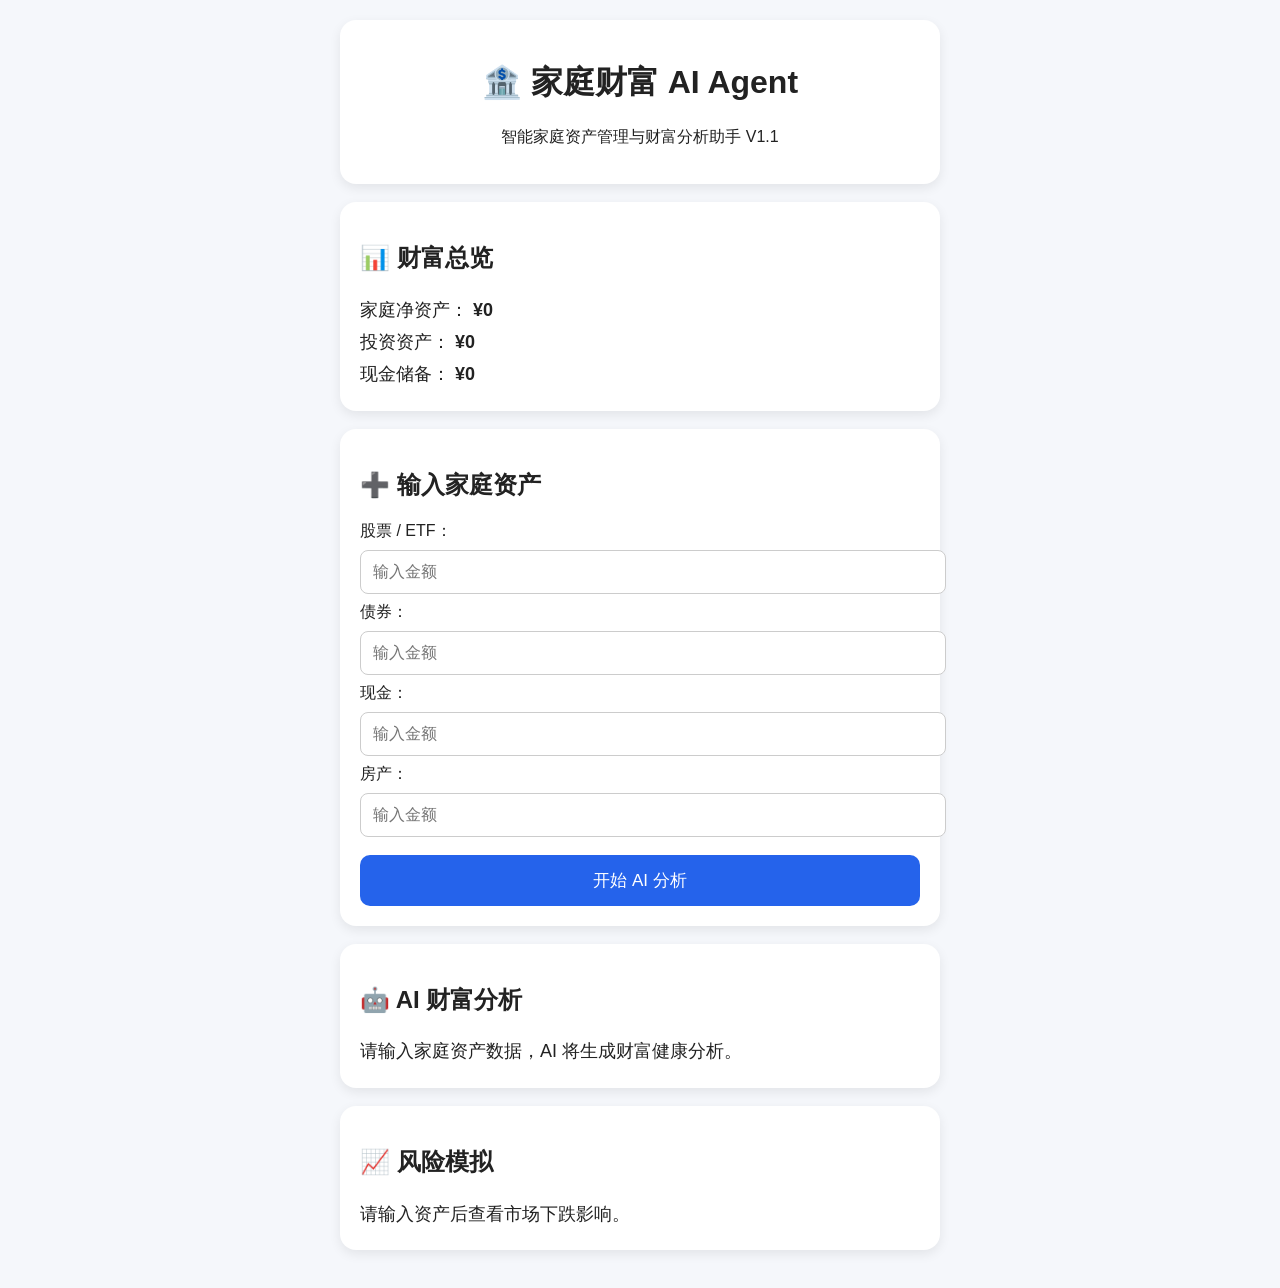
<file: index 2.html>
<!DOCTYPE html>

<html lang="zh-CN">

<head>

<meta charset="UTF-8">

<meta name="viewport" content="width=device-width, initial-scale=1.0">

<title>家庭财富 AI Agent V1.1</title>

<style>

body{

    font-family:-apple-system,BlinkMacSystemFont,"Segoe UI",Arial;

    background:#f5f7fb;

    margin:0;

    padding:20px;

    color:#222;

}

.container{

    max-width:600px;

    margin:auto;

}

.card{

    background:white;

    border-radius:16px;

    padding:20px;

    margin-bottom:18px;

    box-shadow:0 4px 12px rgba(0,0,0,0.08);

}

h1{

    text-align:center;

}

input{

    width:100%;

    padding:12px;

    margin:8px 0;

    border-radius:8px;

    border:1px solid #ccc;

    font-size:16px;

}

button{

    width:100%;

    padding:14px;

    border:none;

    border-radius:10px;

    background:#2563eb;

    color:white;

    font-size:17px;

    margin-top:10px;

}

.result{

    font-size:18px;

    line-height:1.8;

}

</style>

</head>

<body>

<div class="container">

<div class="card">

<h1>🏦 家庭财富 AI Agent</h1>

<p style="text-align:center">

智能家庭资产管理与财富分析助手 V1.1

</p>

</div>

<div class="card">

<h2>📊 财富总览</h2>

<div class="result">

家庭净资产：

<b id="total">¥0</b>

<br>

投资资产：

<b id="invest">¥0</b>

<br>

现金储备：

<b id="cashShow">¥0</b>

</div>

</div>

<div class="card">

<h2>➕ 输入家庭资产</h2>

股票 / ETF：

<input id="stock" type="number" placeholder="输入金额">

债券：

<input id="bond" type="number" placeholder="输入金额">

现金：

<input id="cash" type="number" placeholder="输入金额">

房产：

<input id="house" type="number" placeholder="输入金额">

<button onclick="analyze()">

开始 AI 分析

</button>

</div>

<div class="card">

<h2>🤖 AI 财富分析</h2>

<div class="result" id="report">

请输入家庭资产数据，AI 将生成财富健康分析。

</div>

</div>

<div class="card">

<h2>📈 风险模拟</h2>

<div class="result" id="risk">

请输入资产后查看市场下跌影响。

</div>

</div>

</div>

<script>

function money(x){

return "¥" + x.toLocaleString();

}

function analyze(){

let stock =

Number(document.getElementById("stock").value)||0;

let bond =

Number(document.getElementById("bond").value)||0;

let cash =

Number(document.getElementById("cash").value)||0;

let house =

Number(document.getElementById("house").value)||0;

let invest = stock + bond;

let total = invest + cash + house;

document.getElementById("total").innerHTML =

money(total);

document.getElementById("invest").innerHTML =

money(invest);

document.getElementById("cashShow").innerHTML =

money(cash);

let score=70;

if(cash/total>0.1){

score+=10;

}

if(invest/total<0.7){

score+=10;

}

document.getElementById("report").innerHTML=

`

财富健康评分：

<b>${score}/100</b>

<br><br>

资产结构：

<br>

股票/ETF：

${money(stock)}

<br>

债券：

${money(bond)}

<br>

现金：

${money(cash)}

<br>

房产：

${money(house)}

<br><br>

建议：

<br>

${

invest/total>0.8

?

"投资资产比例较高，需要关注市场波动风险。"

:

"资产配置相对均衡。"

}

<br>

${

cash/total<0.1

?

"现金储备偏低，建议保持应急资金。"

:

"现金流安全性较好。"

}

`;

let loss10 = invest*0.1;

let loss20 = invest*0.2;

let loss30 = invest*0.3;

document.getElementById("risk").innerHTML=

`

如果投资市场：

<br>

下跌10%：

可能减少 ${money(loss10)}

<br>

下跌20%：

可能减少 ${money(loss20)}

<br>

下跌30%：

可能减少 ${money(loss30)}

<br><br>

建议：

根据风险承受能力调整股票比例。

`;

}

</script>

</body>

</html>
</file>
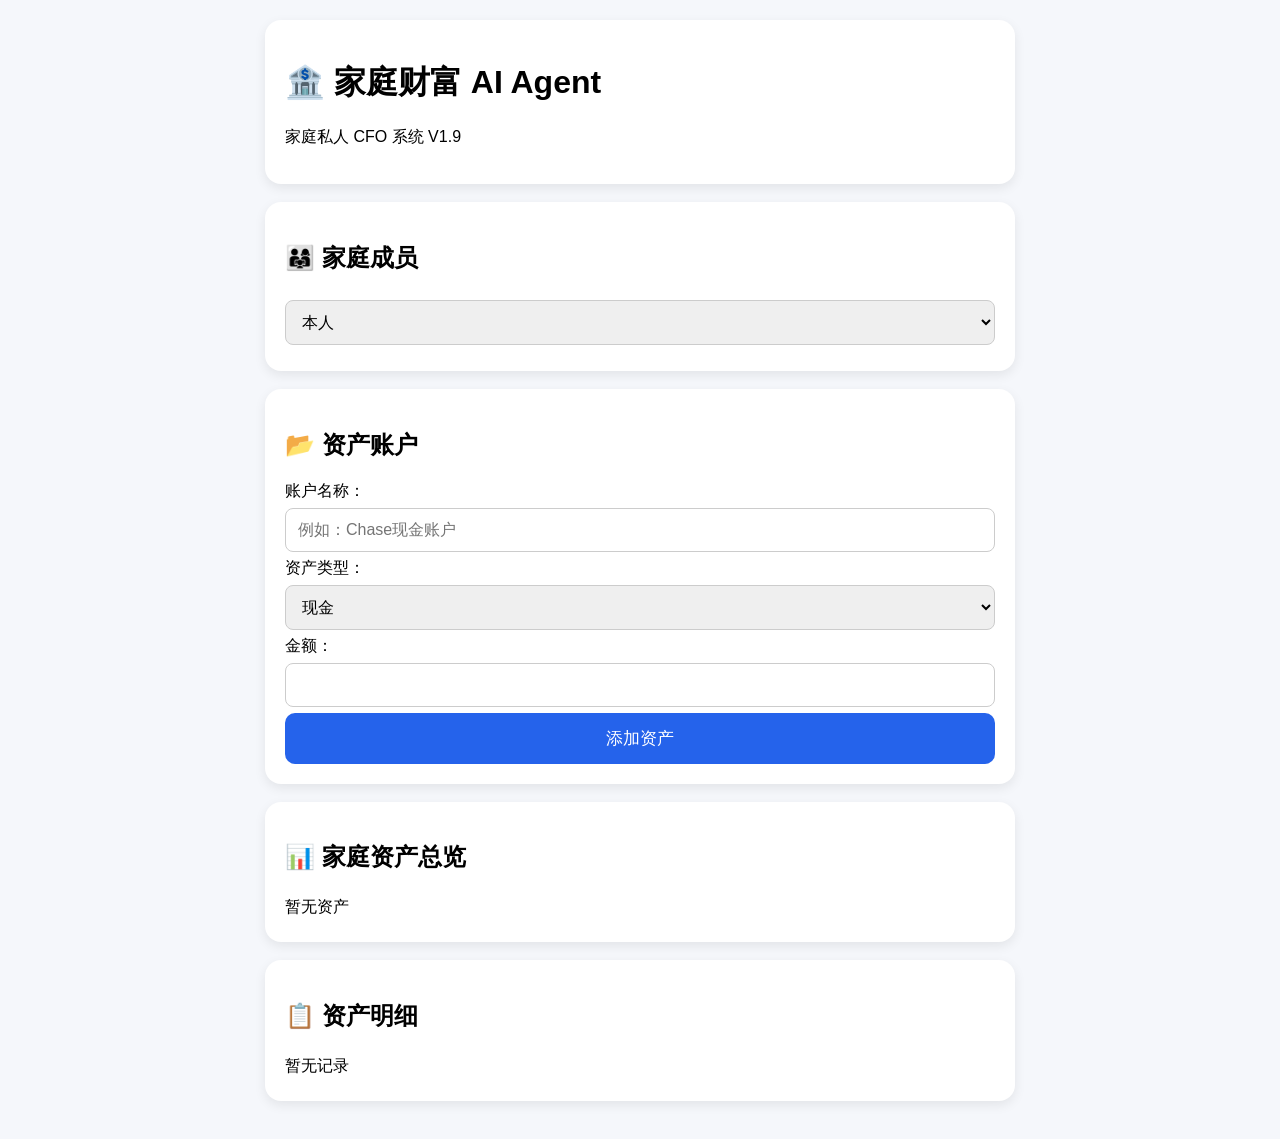
<file: index10.html>
<!DOCTYPE html>

<html lang="zh-CN">

<head>

<meta charset="UTF-8">

<meta name="viewport" content="width=device-width,initial-scale=1.0">

<title>家庭财富 AI Agent V1.9</title>

<style>

body{

font-family:-apple-system,BlinkMacSystemFont,"Segoe UI",Arial;

background:#f5f7fb;

padding:20px;

margin:0;

}

.container{

max-width:750px;

margin:auto;

}

.card{

background:white;

padding:20px;

margin-bottom:18px;

border-radius:16px;

box-shadow:0 4px 12px rgba(0,0,0,.08);

}

input,select{

width:100%;

padding:12px;

margin:6px 0;

box-sizing:border-box;

border-radius:8px;

border:1px solid #ccc;

font-size:16px;

}

button{

width:100%;

padding:14px;

background:#2563eb;

color:white;

border:0;

border-radius:10px;

font-size:17px;

}

.result{

line-height:1.8;

}

</style>

</head>

<body>

<div class="container">

<div class="card">

<h1>🏦 家庭财富 AI Agent</h1>

<p>

家庭私人 CFO 系统 V1.9

</p>

</div>

<div class="card">

<h2>👨‍👩‍👧 家庭成员</h2>

<select id="member">

<option>本人</option>

<option>配偶</option>

<option>子女</option>

</select>

</div>

<div class="card">

<h2>📂 资产账户</h2>

账户名称：

<input id="account" placeholder="例如：Chase现金账户">

资产类型：

<select id="type">

<option>现金</option>

<option>美股ETF</option>

<option>中国基金</option>

<option>债券</option>

<option>房产</option>

</select>

金额：

<input id="amount" type="number">

<button onclick="addAsset()">

添加资产

</button>

</div>
<div class="card">

<h2>📊 家庭资产总览</h2>

<div id="summary" class="result">

暂无资产

</div>

</div>

<div class="card">

<h2>📋 资产明细</h2>

<div id="list" class="result">

暂无记录

</div>

</div>

<script>

let assets=[];

function money(x){

return "¥" + Math.round(x).toLocaleString();

}

// 添加资产

function addAsset(){

let member =

document.getElementById("member").value;

let account =

document.getElementById("account").value;

let type =

document.getElementById("type").value;

let amount =

Number(document.getElementById("amount").value)||0;

if(!account || amount<=0){

alert("请输入账户名称和金额");

return;

}

assets.push({

member,

account,

type,

amount

});

saveData();

showAssets();

}

// 显示资产

function showAssets(){

let total=0;

let html="";

let category={

"现金":0,

"美股ETF":0,

"中国基金":0,

"债券":0,

"房产":0

};

assets.forEach(a=>{

total+=a.amount;

category[a.type]+=a.amount;

html+=`

<br>

👤 ${a.member}

<br>

📂 ${a.account}

<br>

类型：

${a.type}

<br>

金额：

${money(a.amount)}

<br>

----------------

`;

});

document.getElementById("list").innerHTML =

html || "暂无记录";

document.getElementById("summary").innerHTML=

`

<b>家庭净资产：</b>

${money(total)}

<br><br>

现金：

${money(category["现金"])}

<br>

美股ETF：

${money(category["美股ETF"])}

<br>

中国基金：

${money(category["中国基金"])}

<br>

债券：

${money(category["债券"])}

<br>

房产：

${money(category["房产"])}

<br><br>

投资资产：

${money(

category["美股ETF"]+

category["中国基金"]+

category["债券"]

)}

`;

}

// 保存到浏览器

function saveData(){

localStorage.setItem(

"wealthAI_V19",

JSON.stringify(assets)

);

}
  <div class="card">

<h2>🤖 AI 家庭 CFO 分析</h2>

<button onclick="analyzeWealth()">

生成财富建议

</button>

<div id="aiReport" class="result">

等待分析

</div>

</div>

<script>

function analyzeWealth(){

let total=0;

let stock=0;

let safe=0;

let house=0;

let cash=0;

assets.forEach(a=>{

total+=a.amount;

if(

a.type=="美股ETF" ||

a.type=="中国基金"

){

stock+=a.amount;

}

if(

a.type=="债券" ||

a.type=="现金"

){

safe+=a.amount;

}

if(a.type=="现金"){

cash+=a.amount;

}

if(a.type=="房产"){

house+=a.amount;

}

});

let stockRate =

total>0 ? stock/total*100 : 0;

let safeRate =

total>0 ? safe/total*100 : 0;

let score=70;

if(cash/total>0.1){

score+=10;

}

if(stockRate<70){

score+=10;

}

if(safeRate>20){

score+=10;

}

if(score>100){

score=100;

}

let advice="";

if(stockRate>70){

advice+=

"股票类资产比例较高，建议增加防御型资产；";

}

else{

advice+=

"投资风险结构较合理；";

}

if(cash/total<0.1){

advice+=

"现金储备不足，建议建立应急资金池；";

}

else{

advice+=

"现金流动性良好；";

}

if(house/total>70){

advice+=

"房地产占比偏高，需要关注资产流动性；";

}

document.getElementById("aiReport").innerHTML=

`

<h3>

家庭财富健康评分：

${score}/100

</h3>

<br>

家庭净资产：

${money(total)}

<br><br>

资产结构：

<br>

股票/基金：

${stockRate.toFixed(1)}%

<br>

安全资产：

${safeRate.toFixed(1)}%

<br>

房产：

${(house/total*100||0).toFixed(1)}%

<br><br>

<b>家庭CFO建议：</b>

<br>

${advice}

<br><br>

下一步建议：

<br>

1. 保持资产记录更新

<br>

2. 定期检查资产配置

<br>

3. 根据年龄调整风险水平

`;

}

// 页面打开恢复数据

window.onload=function(){

let saved =

localStorage.getItem("wealthAI_V19");

if(saved){

assets =

JSON.parse(saved);

showAssets();

}

}

</script>

</body>

</html>
</file>
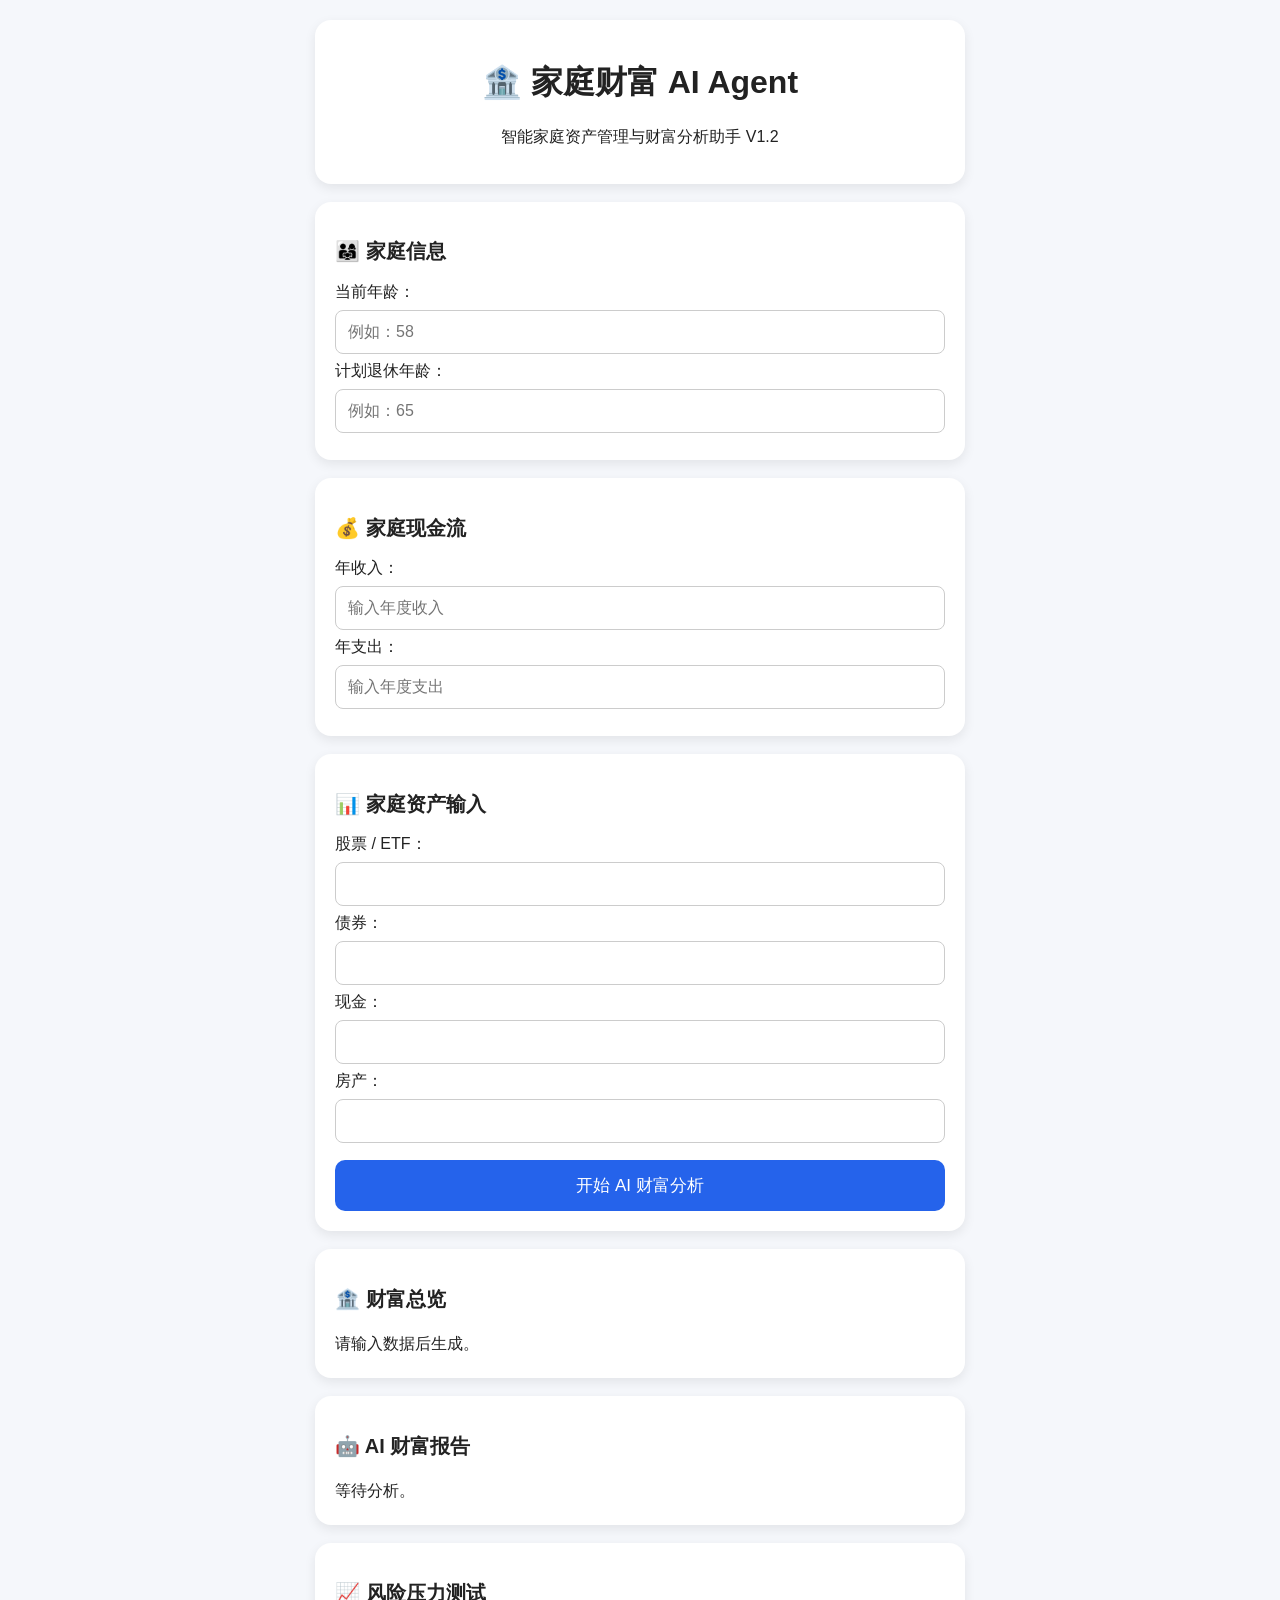
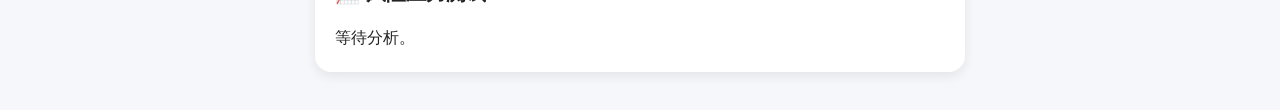
<file: index3.html>
<!DOCTYPE html>

<html lang="zh-CN">

<head>

<meta charset="UTF-8">

<meta name="viewport" content="width=device-width, initial-scale=1.0">

<title>家庭财富 AI Agent V1.2</title>

<style>

body{

font-family:-apple-system,BlinkMacSystemFont,"Segoe UI",Arial;

background:#f5f7fb;

padding:20px;

margin:0;

color:#222;

}

.container{

max-width:650px;

margin:auto;

}

.card{

background:white;

padding:20px;

margin-bottom:18px;

border-radius:16px;

box-shadow:0 4px 12px rgba(0,0,0,.08);

}

h1{

text-align:center;

}

h2{

font-size:20px;

}

input{

width:100%;

box-sizing:border-box;

padding:12px;

margin:7px 0;

border-radius:8px;

border:1px solid #ccc;

font-size:16px;

}

button{

width:100%;

padding:14px;

background:#2563eb;

color:white;

border:0;

border-radius:10px;

font-size:17px;

margin-top:10px;

}

.result{

line-height:1.8;

font-size:16px;

}

.score{

font-size:28px;

font-weight:bold;

}

</style>

</head>

<body>

<div class="container">

<div class="card">

<h1>🏦 家庭财富 AI Agent</h1>

<p style="text-align:center">

智能家庭资产管理与财富分析助手 V1.2

</p>

</div>

<div class="card">

<h2>👨‍👩‍👧 家庭信息</h2>

当前年龄：

<input id="age" type="number" placeholder="例如：58">

计划退休年龄：

<input id="retireAge" type="number" placeholder="例如：65">

</div>

<div class="card">

<h2>💰 家庭现金流</h2>

年收入：

<input id="income" type="number" placeholder="输入年度收入">

年支出：

<input id="expense" type="number" placeholder="输入年度支出">

</div>

<div class="card">

<h2>📊 家庭资产输入</h2>

股票 / ETF：

<input id="stock" type="number">

债券：

<input id="bond" type="number">

现金：

<input id="cash" type="number">

房产：

<input id="house" type="number">

<button onclick="analyze()">

开始 AI 财富分析

</button>

</div>

<div class="card">

<h2>🏦 财富总览</h2>

<div class="result" id="overview">

请输入数据后生成。

</div>

</div>

<div class="card">

<h2>🤖 AI 财富报告</h2>

<div class="result" id="report">

等待分析。

</div>

</div>

<div class="card">

<h2>📈 风险压力测试</h2>

<div class="result" id="risk">

等待分析。

</div>
<script>

function money(x){

    return "¥" + Math.round(x).toLocaleString();

}

function analyze(){

let age =

Number(document.getElementById("age").value)||0;

let retireAge =

Number(document.getElementById("retireAge").value)||65;

let income =

Number(document.getElementById("income").value)||0;

let expense =

Number(document.getElementById("expense").value)||0;

let stock =

Number(document.getElementById("stock").value)||0;

let bond =

Number(document.getElementById("bond").value)||0;

let cash =

Number(document.getElementById("cash").value)||0;

let house =

Number(document.getElementById("house").value)||0;

let invest = stock + bond;

let total = invest + cash + house;

let saving = income - expense;

let savingRate = 0;

if(income>0){

    savingRate = saving/income*100;

}

document.getElementById("overview").innerHTML=

`

家庭净资产：

<b>${money(total)}</b>

<br><br>

投资资产：

${money(invest)}

<br>

现金储备：

${money(cash)}

<br>

房产：

${money(house)}

<br><br>

年度储蓄：

${money(saving)}

<br>

储蓄率：

${savingRate.toFixed(1)}%

`;

// 财富评分

let score=70;

if(cash/total>0.1){

score+=10;

}

if(invest/total<0.8){

score+=10;

}

if(savingRate>20){

score+=10;

}

if(score>100){

score=100;

}

document.getElementById("report").innerHTML=

`

<div class="score">

${score}/100

</div>

<br>

<b>财富健康分析：</b>

<br><br>

${

savingRate>20

?

"现金流健康，年度储蓄能力较强。"

:

"储蓄率偏低，需要关注收入与支出的平衡。"

}

<br><br>

${

cash/total<0.1

?

"现金比例较低，建议增加应急资金。"

:

"现金储备较合理。"

}

<br><br>

${

stock/invest>0.7

?

"股票资产占比较高，需要关注市场波动。"

:

"投资结构相对稳定。"

}

`;

// 退休预测

let years =

retireAge-age;

if(years<0){

years=0;

}

let futureAssets =

total * Math.pow(1.05,years);

let retirementYears=0;

if(expense>0){

retirementYears =

futureAssets / expense;

}

document.getElementById("report").innerHTML +=

`

<br><br>

<b>退休规划：</b>

<br>

距离退休：

${years} 年

<br>

按5%年化增长估算：

退休资产约：

${money(futureAssets)}

<br>

按照当前支出：

约可支持：

${retirementYears.toFixed(1)} 年

`;

// 风险测试

let loss10 = invest*0.1;

let loss20 = invest*0.2;

let loss30 = invest*0.3;

document.getElementById("risk").innerHTML=

`

市场下跌模拟：

<br><br>

下跌10%：

损失约 ${money(loss10)}

<br>

下跌20%：

损失约 ${money(loss20)}

<br>

下跌30%：

损失约 ${money(loss30)}

<br><br>

建议：

根据风险承受能力调整股票比例。

`;

}

</script>

</body>

</html>
</div>
</file>
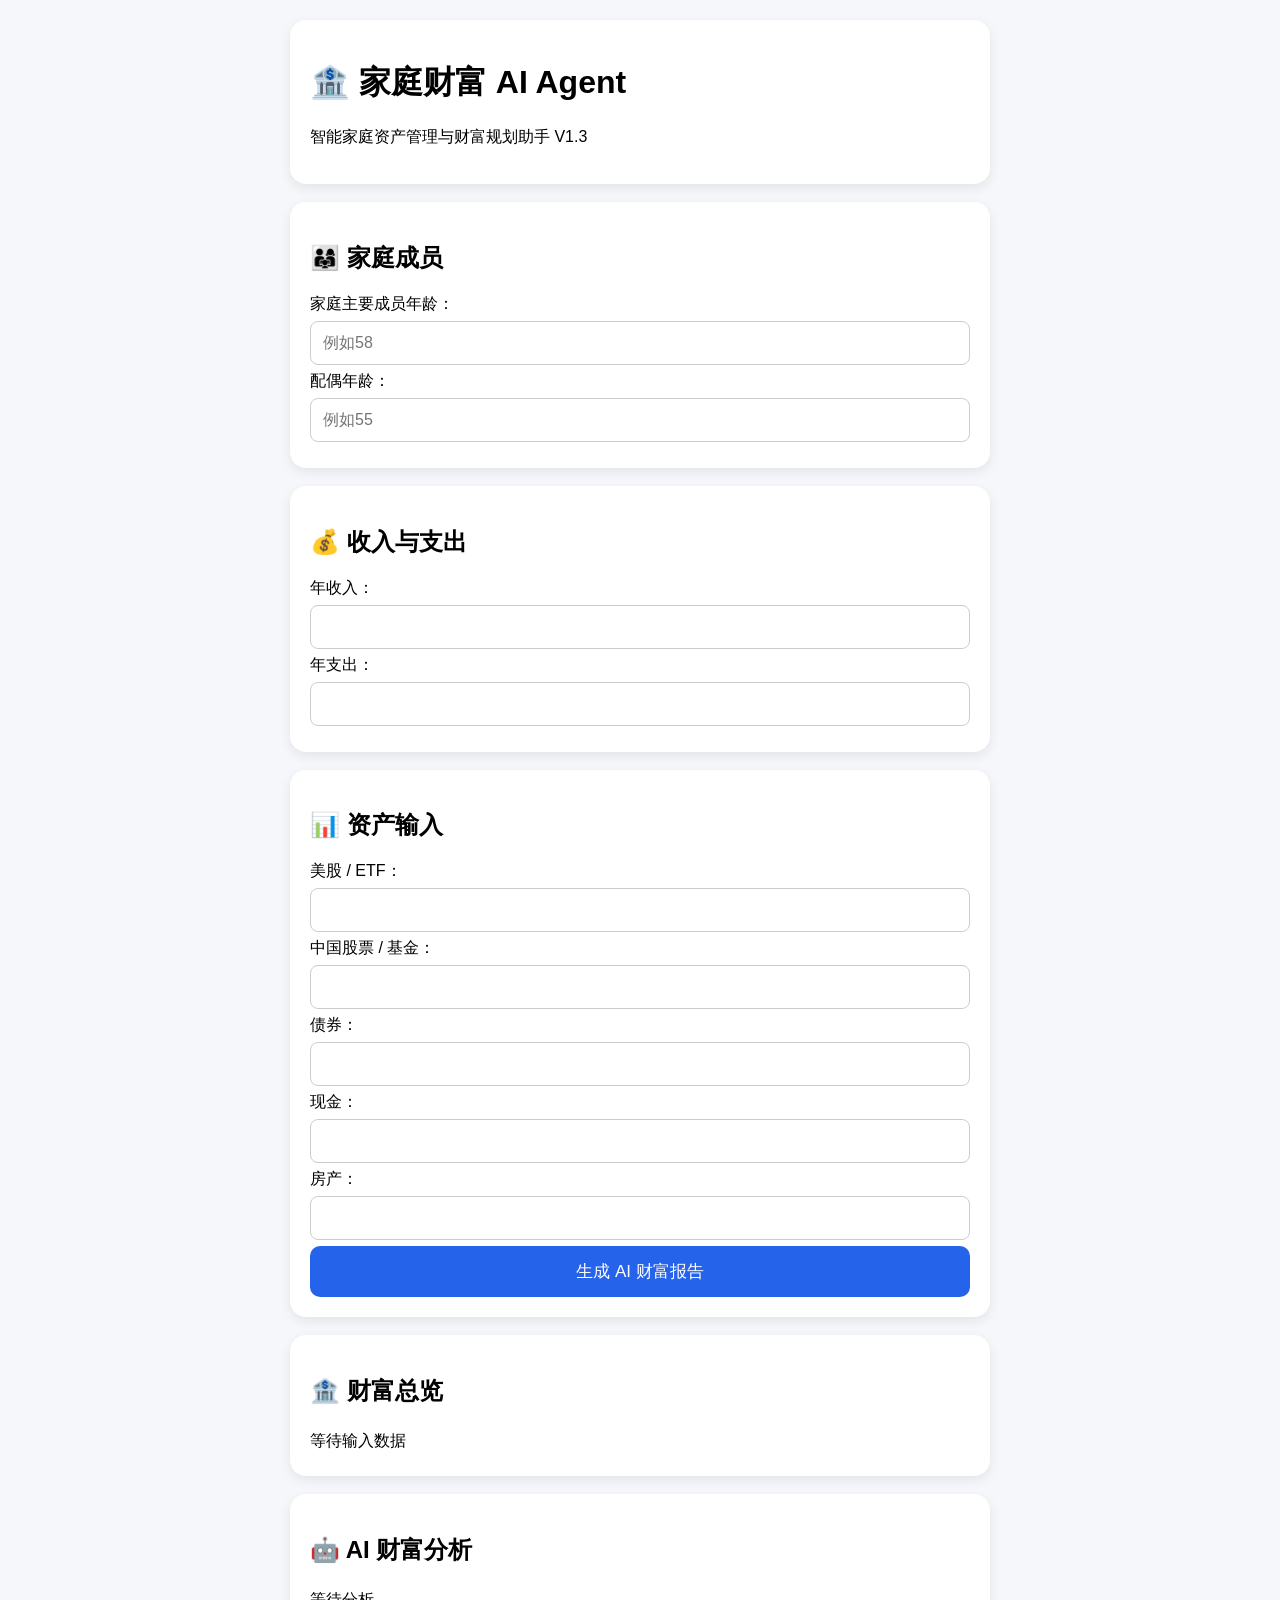
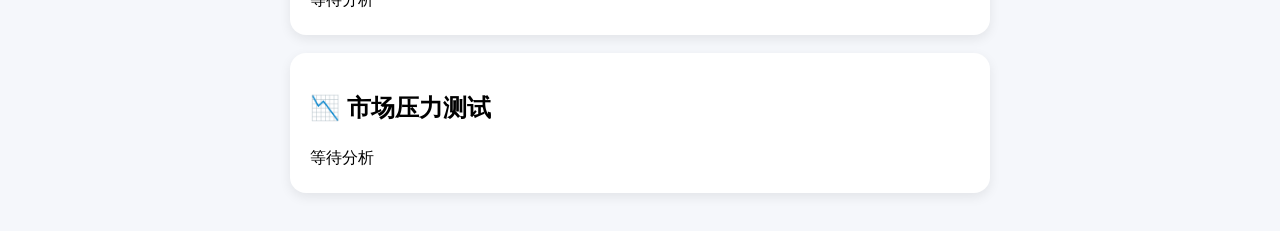
<file: index4.html>
<!DOCTYPE html>

<html lang="zh-CN">

<head>

<meta charset="UTF-8">

<meta name="viewport" content="width=device-width, initial-scale=1.0">

<title>家庭财富 AI Agent V1.3</title>

<style>

body{

font-family:-apple-system,BlinkMacSystemFont,"Segoe UI",Arial;

background:#f5f7fb;

padding:20px;

margin:0;

}

.container{

max-width:700px;

margin:auto;

}

.card{

background:white;

padding:20px;

margin-bottom:18px;

border-radius:16px;

box-shadow:0 4px 12px rgba(0,0,0,.08);

}

input{

width:100%;

padding:12px;

margin:6px 0;

box-sizing:border-box;

border-radius:8px;

border:1px solid #ccc;

font-size:16px;

}

button{

width:100%;

padding:14px;

background:#2563eb;

color:white;

border:none;

border-radius:10px;

font-size:17px;

}

.result{

line-height:1.8;

}

</style>

</head>

<body>

<div class="container">

<div class="card">

<h1>🏦 家庭财富 AI Agent</h1>

<p>

智能家庭资产管理与财富规划助手 V1.3

</p>

</div>

<div class="card">

<h2>👨‍👩‍👧 家庭成员</h2>

家庭主要成员年龄：

<input id="age" type="number" placeholder="例如58">

配偶年龄：

<input id="spouse" type="number" placeholder="例如55">

</div>

<div class="card">

<h2>💰 收入与支出</h2>

年收入：

<input id="income" type="number">

年支出：

<input id="expense" type="number">

</div>

<div class="card">

<h2>📊 资产输入</h2>

美股 / ETF：

<input id="usstock" type="number">

中国股票 / 基金：

<input id="cnstock" type="number">

债券：

<input id="bond" type="number">

现金：

<input id="cash" type="number">

房产：

<input id="house" type="number">

<button onclick="analyze()">

生成 AI 财富报告

</button>

</div>

<div class="card">

<h2>🏦 财富总览</h2>

<div id="overview" class="result">

等待输入数据

</div>

</div>

<div class="card">

<h2>🤖 AI 财富分析</h2>

<div id="report" class="result">

等待分析

</div>

</div>

<div class="card">

<h2>📉 市场压力测试</h2>

<div id="risk" class="result">

等待分析

</div>
<script>

function money(x){

    return "¥" + Math.round(x).toLocaleString();

}

function analyze(){

let age =

Number(document.getElementById("age").value)||0;

let spouse =

Number(document.getElementById("spouse").value)||0;

let income =

Number(document.getElementById("income").value)||0;

let expense =

Number(document.getElementById("expense").value)||0;

let usstock =

Number(document.getElementById("usstock").value)||0;

let cnstock =

Number(document.getElementById("cnstock").value)||0;

let bond =

Number(document.getElementById("bond").value)||0;

let cash =

Number(document.getElementById("cash").value)||0;

let house =

Number(document.getElementById("house").value)||0;

// 资产计算

let stock =

usstock + cnstock;

let invest =

stock + bond;

let total =

invest + cash + house;

// 现金流

let saving =

income - expense;

let savingRate = 0;

if(income>0){

savingRate =

saving / income * 100;

}

// 财富总览

document.getElementById("overview").innerHTML =

`

<b>家庭净资产：</b>

${money(total)}

<br><br>

<b>投资资产：</b>

${money(invest)}

<br>

<b>现金储备：</b>

${money(cash)}

<br>

<b>房产：</b>

${money(house)}

<br><br>

<b>投资占比：</b>

${(invest/total*100||0).toFixed(1)}%

<br>

<b>现金占比：</b>

${(cash/total*100||0).toFixed(1)}%

`;

// 财富评分

let score=70;

if(cash/total>0.1){

score+=10;

}

if(invest/total<0.75){

score+=10;

}

if(savingRate>20){

score+=10;

}

if(score>100){

score=100;

}

document.getElementById("report").innerHTML=

`

<h3>财富健康评分：${score}/100</h3>

<b>资产分析：</b>

<br><br>

美国股票/ETF：

${money(usstock)}

<br>

中国股票/基金：

${money(cnstock)}

<br>

债券：

${money(bond)}

<br>

现金：

${money(cash)}

<br>

房产：

${money(house)}

<br><br>

<b>AI建议：</b>

<br>

${

cash/total<0.1

?

"现金比例偏低，建议增加流动资金。"

:

"现金储备较安全。"

}

<br>

${

stock/invest>0.7

?

"股票资产较集中，需要关注市场波动。"

:

"投资组合相对平衡。"

}

<br>

${

savingRate>20

?

"家庭现金流能力较强。"

:

"建议优化收入和支出结构。"

}

`;

// 风险压力测试

let loss10 =

stock*0.1;

let loss20 =

stock*0.2;

let loss30 =

stock*0.3;

document.getElementById("risk").innerHTML=

`

如果股票市场下跌：

<br><br>

📉 下跌10%

资产减少约：

${money(loss10)}

<br><br>

📉 下跌20%

资产减少约：

${money(loss20)}

<br><br>

📉 下跌30%

资产减少约：

${money(loss30)}

<br><br>

模拟结果仅用于风险理解，不代表未来收益。

`;

// 本地保存

let data={

age,

spouse,

income,

expense,

usstock,

cnstock,

bond,

cash,

house

};

localStorage.setItem(

"wealthData",

JSON.stringify(data)

);

}

</script>
  <script>

// 打开网页时自动读取上次输入数据

window.onload=function(){

let saved =

localStorage.getItem("wealthData");

if(saved){

let data =

JSON.parse(saved);

document.getElementById("age").value =

data.age || "";

document.getElementById("spouse").value =

data.spouse || "";

document.getElementById("income").value =

data.income || "";

document.getElementById("expense").value =

data.expense || "";

document.getElementById("usstock").value =

data.usstock || "";

document.getElementById("cnstock").value =

data.cnstock || "";

document.getElementById("bond").value =

data.bond || "";

document.getElementById("cash").value =

data.cash || "";

document.getElementById("house").value =

data.house || "";

}

}

</script>

</body>

</html>
</div>
</file>
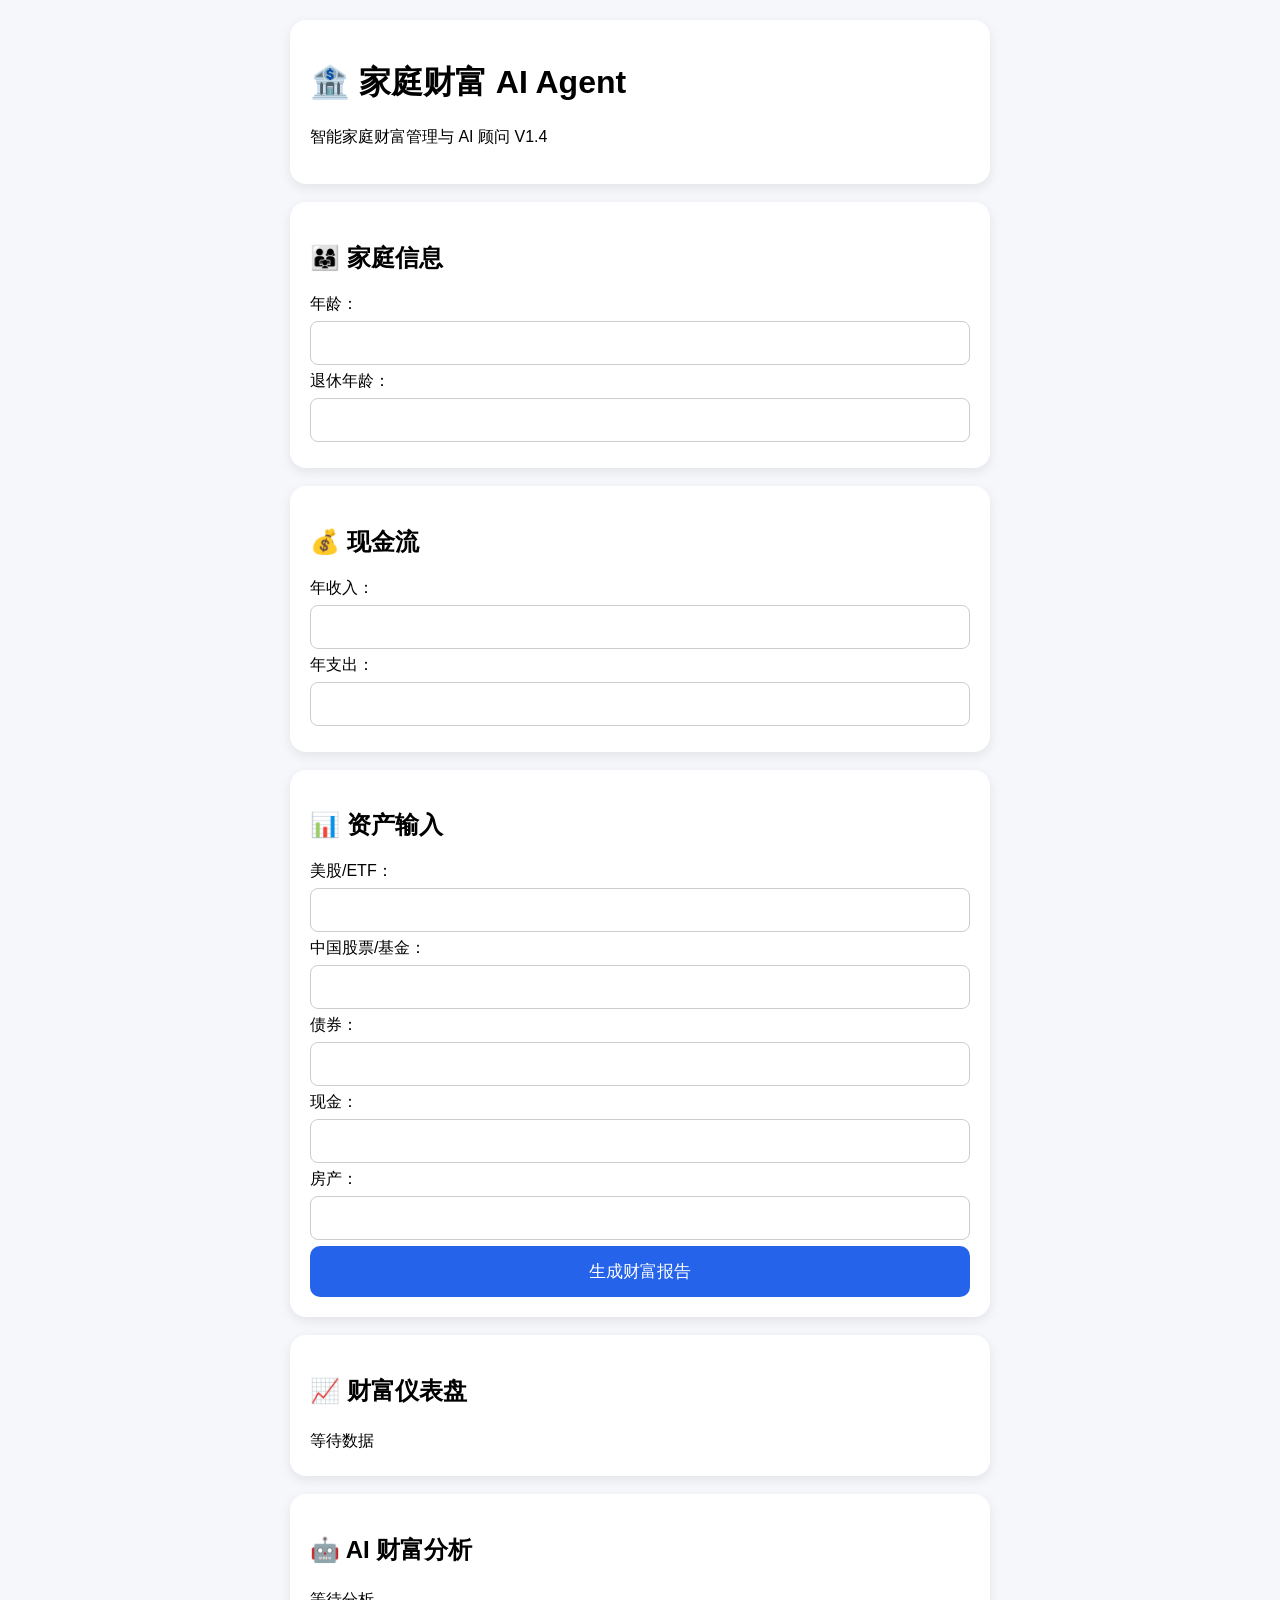
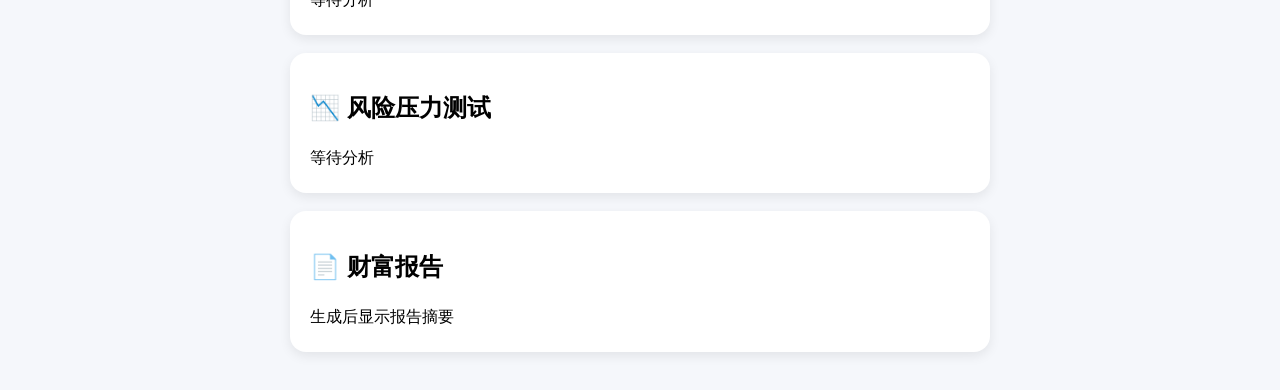
<file: index5.html>
<!DOCTYPE html>

<html lang="zh-CN">

<head>

<meta charset="UTF-8">

<meta name="viewport" content="width=device-width,initial-scale=1.0">

<title>家庭财富 AI Agent V1.4</title>

<style>

body{

font-family:-apple-system,BlinkMacSystemFont,"Segoe UI",Arial;

background:#f5f7fb;

padding:20px;

margin:0;

}

.container{

max-width:700px;

margin:auto;

}

.card{

background:white;

padding:20px;

margin-bottom:18px;

border-radius:16px;

box-shadow:0 4px 12px rgba(0,0,0,.08);

}

input{

width:100%;

box-sizing:border-box;

padding:12px;

margin:6px 0;

border-radius:8px;

border:1px solid #ccc;

font-size:16px;

}

button{

width:100%;

padding:14px;

border:0;

border-radius:10px;

background:#2563eb;

color:white;

font-size:17px;

}

.result{

line-height:1.8;

}

.bar{

height:18px;

background:#ddd;

border-radius:10px;

overflow:hidden;

}

.fill{

height:100%;

background:#2563eb;

}

</style>

</head>

<body>

<div class="container">

<div class="card">

<h1>🏦 家庭财富 AI Agent</h1>

<p>

智能家庭财富管理与 AI 顾问 V1.4

</p>

</div>

<div class="card">

<h2>👨‍👩‍👧 家庭信息</h2>

年龄：

<input id="age" type="number">

退休年龄：

<input id="retire" type="number">

</div>

<div class="card">

<h2>💰 现金流</h2>

年收入：

<input id="income" type="number">

年支出：

<input id="expense" type="number">

</div>

<div class="card">

<h2>📊 资产输入</h2>

美股/ETF：

<input id="us" type="number">

中国股票/基金：

<input id="cn" type="number">

债券：

<input id="bond" type="number">

现金：

<input id="cash" type="number">

房产：

<input id="house" type="number">

<button onclick="analyze()">

生成财富报告

</button>

</div>

<div class="card">

<h2>📈 财富仪表盘</h2>

<div id="dashboard" class="result">

等待数据

</div>

</div>
<div class="card">

<h2>🤖 AI 财富分析</h2>

<div id="report" class="result">

等待分析

</div>

</div>

<div class="card">

<h2>📉 风险压力测试</h2>

<div id="risk" class="result">

等待分析

</div>

</div>

<div class="card">

<h2>📄 财富报告</h2>

<div id="summary" class="result">

生成后显示报告摘要

</div>

</div>

<script>

function money(x){

return "¥" + Math.round(x).toLocaleString();

}

function analyze(){

let age =

Number(document.getElementById("age").value)||0;

let retire =

Number(document.getElementById("retire").value)||65;

let income =

Number(document.getElementById("income").value)||0;

let expense =

Number(document.getElementById("expense").value)||0;

let us =

Number(document.getElementById("us").value)||0;

let cn =

Number(document.getElementById("cn").value)||0;

let bond =

Number(document.getElementById("bond").value)||0;

let cash =

Number(document.getElementById("cash").value)||0;

let house =

Number(document.getElementById("house").value)||0;

let stock =

us+cn;

let invest =

stock+bond;

let total =

invest+cash+house;

let saving =

income-expense;

let rate =

income>0 ? saving/income*100 : 0;

// 财富仪表盘

document.getElementById("dashboard").innerHTML=

`

<b>家庭净资产：</b>

${money(total)}

<br><br>

<b>投资资产：</b>

${money(invest)}

<br>

<b>现金：</b>

${money(cash)}

<br>

<b>房产：</b>

${money(house)}

<br><br>

资产结构：

<br><br>

股票：

${(stock/total*100||0).toFixed(1)}%

<div class="bar">

<div class="fill" style="width:${stock/total*100}%"></div>

</div>

<br>

债券：

${(bond/total*100||0).toFixed(1)}%

<br>

现金：

${(cash/total*100||0).toFixed(1)}%

<br>

房产：

${(house/total*100||0).toFixed(1)}%

`;

// AI评分

let score=70;

if(cash/total>0.1)

score+=10;

if(rate>20)

score+=10;

if(stock/total<0.7)

score+=10;

if(score>100)

score=100;

document.getElementById("report").innerHTML=

`

<h3>

财富健康评分：${score}/100

</h3>

<b>AI分析：</b>

<br><br>

${

cash/total<0.1

?

"现金储备偏低，建议增加流动资金。"

:

"现金安全垫较好。"

}

<br><br>

${

stock/total>0.7

?

"股票资产比例较高，需要关注市场波动。"

:

"投资风险相对可控。"

}

<br><br>

${

rate>20

?

"家庭储蓄能力优秀。"

:

"建议提高储蓄率。"

}

`;
  // 风险压力测试

let loss10 =

stock*0.1;

let loss20 =

stock*0.2;

let loss30 =

stock*0.3;

document.getElementById("risk").innerHTML =

`

市场下跌模拟：

<br><br>

📉 下跌10%

预计减少：

${money(loss10)}

<br><br>

📉 下跌20%

预计减少：

${money(loss20)}

<br><br>

📉 下跌30%

预计减少：

${money(loss30)}

<br><br>

如果接近退休年龄，应降低过高股票集中度。

`;

// 退休简单预测

let years =

retire-age;

if(years<0){

years=0;

}

let future =

total*Math.pow(1.05,years);

let supportYears =

expense>0 ? future/expense : 0;

// 财富报告摘要

document.getElementById("summary").innerHTML =

`

🏦 家庭财富报告

<br><br>

当前资产：

${money(total)}

<br>

投资资产：

${money(invest)}

<br>

年度储蓄：

${money(saving)}

<br>

储蓄率：

${rate.toFixed(1)}%

<br><br>

预计退休时资产：

${money(future)}

<br>

按当前支出水平：

约可支持：

${supportYears.toFixed(1)} 年

<br><br>

生成建议：

<br>

${

supportYears<30

?

"建议进一步提高退休资金安全边际。"

:

"退休资金基础较稳健。"

}

`;

// 保存数据到本地浏览器

let data={

age,

retire,

income,

expense,

us,

cn,

bond,

cash,

house

};

localStorage.setItem(

"familyWealthAI",

JSON.stringify(data)

);

}

// 自动恢复数据

window.onload=function(){

let saved =

localStorage.getItem("familyWealthAI");

if(saved){

let d =

JSON.parse(saved);

document.getElementById("age").value=d.age||"";

document.getElementById("retire").value=d.retire||"";

document.getElementById("income").value=d.income||"";

document.getElementById("expense").value=d.expense||"";

document.getElementById("us").value=d.us||"";

document.getElementById("cn").value=d.cn||"";

document.getElementById("bond").value=d.bond||"";

document.getElementById("cash").value=d.cash||"";

document.getElementById("house").value=d.house||"";

}

}

</script>

</body>

</html>
</file>
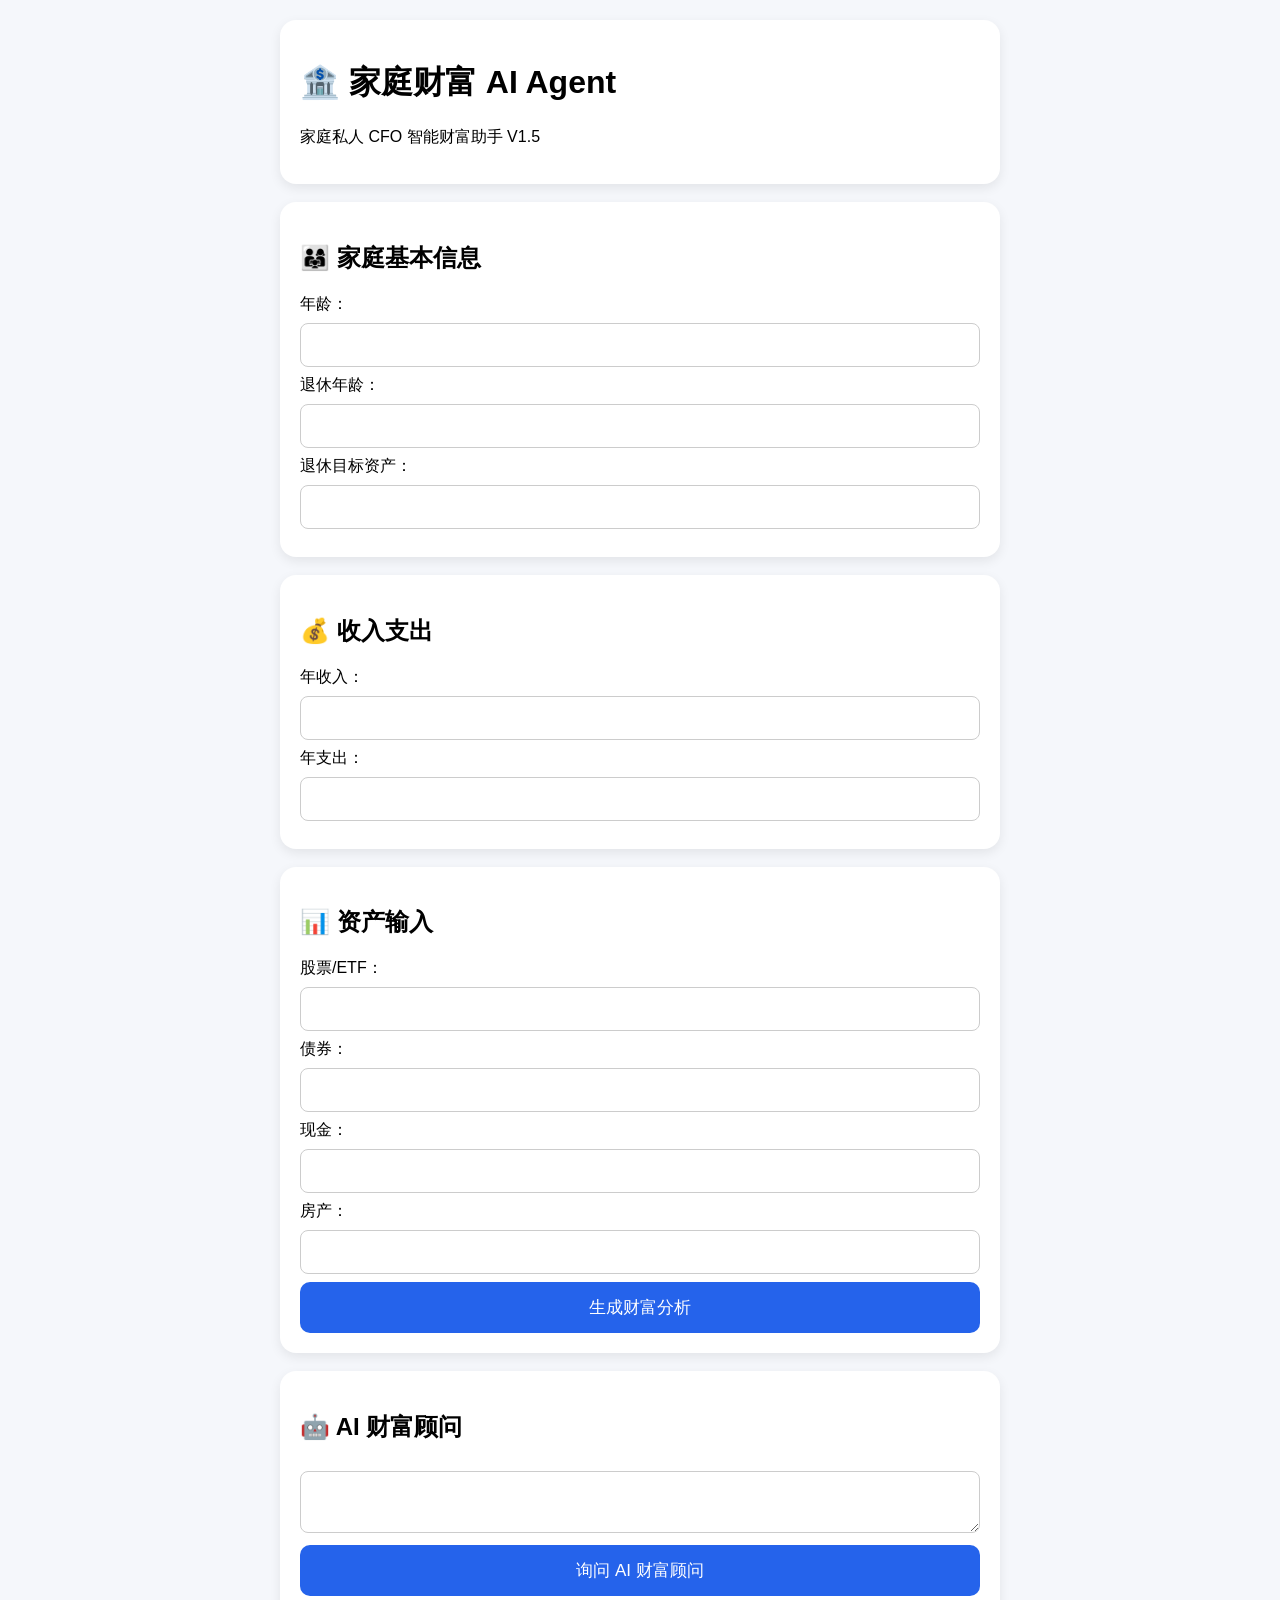
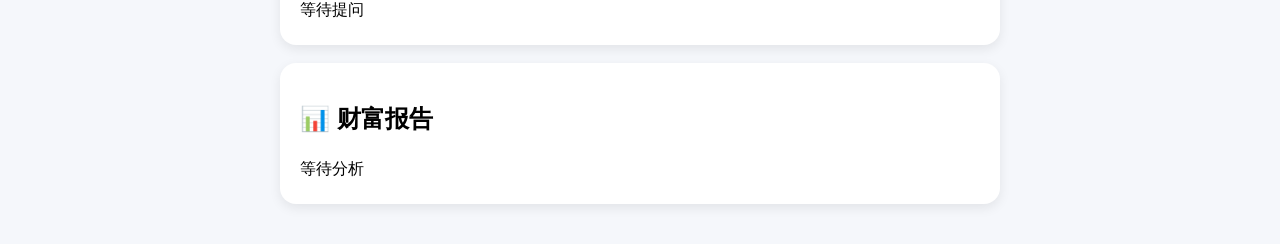
<file: index6.html>
<!DOCTYPE html>

<html lang="zh-CN">

<head>

<meta charset="UTF-8">

<meta name="viewport" content="width=device-width,initial-scale=1.0">

<title>家庭财富 AI Agent V1.5</title>

<style>

body{

font-family:-apple-system,BlinkMacSystemFont,"Segoe UI",Arial;

background:#f5f7fb;

padding:20px;

margin:0;

}

.container{

max-width:720px;

margin:auto;

}

.card{

background:white;

padding:20px;

margin-bottom:18px;

border-radius:16px;

box-shadow:0 4px 12px rgba(0,0,0,.08);

}

input,textarea{

width:100%;

box-sizing:border-box;

padding:12px;

margin:8px 0;

border-radius:8px;

border:1px solid #ccc;

font-size:16px;

}

button{

width:100%;

padding:14px;

border:0;

border-radius:10px;

background:#2563eb;

color:white;

font-size:17px;

}

.result{

line-height:1.8;

}

</style>

</head>

<body>

<div class="container">

<div class="card">

<h1>🏦 家庭财富 AI Agent</h1>

<p>

家庭私人 CFO 智能财富助手 V1.5

</p>

</div>

<div class="card">

<h2>👨‍👩‍👧 家庭基本信息</h2>

年龄：

<input id="age" type="number">

退休年龄：

<input id="retire" type="number">

退休目标资产：

<input id="target" type="number">

</div>

<div class="card">

<h2>💰 收入支出</h2>

年收入：

<input id="income" type="number">

年支出：

<input id="expense" type="number">

</div>

<div class="card">

<h2>📊 资产输入</h2>

股票/ETF：

<input id="stock" type="number">

债券：

<input id="bond" type="number">

现金：

<input id="cash" type="number">

房产：

<input id="house" type="number">

<button onclick="analyze()">

生成财富分析

</button>

</div>
<div class="card">

<h2>🤖 AI 财富顾问</h2>

<textarea id="question"

placeholder="输入你的财富问题，例如：我现在适合退休吗？">

</textarea>

<button onclick="askAI()">

询问 AI 财富顾问

</button>

<div id="answer" class="result">

等待提问

</div>

</div>

<div class="card">

<h2>📊 财富报告</h2>

<div id="report" class="result">

等待分析

</div>

</div>

<script>

function money(x){

return "¥" + Math.round(x).toLocaleString();

}

let wealthData={};

function analyze(){

let age =

Number(document.getElementById("age").value)||0;

let retire =

Number(document.getElementById("retire").value)||65;

let target =

Number(document.getElementById("target").value)||0;

let income =

Number(document.getElementById("income").value)||0;

let expense =

Number(document.getElementById("expense").value)||0;

let stock =

Number(document.getElementById("stock").value)||0;

let bond =

Number(document.getElementById("bond").value)||0;

let cash =

Number(document.getElementById("cash").value)||0;

let house =

Number(document.getElementById("house").value)||0;

let invest =

stock+bond;

let total =

invest+cash+house;

let saving =

income-expense;

let savingRate =

income>0 ? saving/income*100 : 0;

let years =

retire-age;

if(years<0){

years=0;

}

let future =

total*Math.pow(1.05,years);

let score=70;

if(cash/total>0.1)

score+=10;

if(savingRate>20)

score+=10;

if(stock/total<0.7)

score+=10;

if(score>100)

score=100;

wealthData={

age,

retire,

target,

income,

expense,

stock,

bond,

cash,

house,

total,

saving

};

document.getElementById("report").innerHTML=

`

<h3>

🏦 家庭财富健康评分：${score}/100

</h3>

当前家庭净资产：

<b>${money(total)}</b>

<br><br>

投资资产：

${money(invest)}

<br>

现金储备：

${money(cash)}

<br>

年度储蓄：

${money(saving)}

<br><br>

退休预测：

<br>

距离退休：

${years} 年

<br>

预计退休资产：

${money(future)}

<br><br>

AI建议：

<br>

${

cash/total<0.1

?

"建议增加现金安全垫。"

:

"现金流安全性较好。"

}

<br>

${

stock/total>0.7

?

"股票比例较高，需关注市场波动。"

:

"投资风险较均衡。"

}

<br>

${

target>future

?

"距离退休目标资产仍有差距，需要提高储蓄或调整投资策略。"

:

"按照当前假设，退休目标较容易实现。"

}

`;

localStorage.setItem(

"wealthAgentData",

JSON.stringify(wealthData)

);

}
  // AI 财富顾问回答

function askAI(){

let q =

document.getElementById("question").value;

let d =

wealthData;

if(!d.total){

document.getElementById("answer").innerHTML=

"请先点击“生成财富分析”，让 AI 获取你的家庭财富数据。";

return;

}

let answer="";

if(q.includes("退休")){

answer=

`

根据当前输入：

家庭净资产：

${money(d.total)}

<br>

年度储蓄：

${money(d.saving)}

<br><br>

退休分析：

如果保持目前资产增长速度，

需要重点关注：

<br>

1. 退休后的年度支出水平

<br>

2. 投资组合风险

<br>

3. 医疗和长期护理费用

<br><br>

建议建立：

“安全资产 + 增长资产 + 现金储备”

三层结构。

`;

}

else if(q.includes("股票") || q.includes("风险")){

answer=

`

你的投资资产：

${money(d.stock)}

<br><br>

风险提示：

股票市场短期可能出现较大波动。

建议：

<br>

- 不把全部资产集中在股票

<br>

- 保留应急现金

<br>

- 根据年龄调整风险比例

`;

}

else{

answer=

`

我是你的家庭财富 AI Agent。

根据当前数据：

净资产：

${money(d.total)}

<br><br>

我可以帮助分析：

<br>

✓ 是否达到退休目标

<br>

✓ 资产配置是否合理

<br>

✓ 市场下跌风险

<br>

✓ 财富传承规划

`;

}

document.getElementById("answer").innerHTML =

answer;

}

// 页面打开自动恢复数据

window.onload=function(){

let saved =

localStorage.getItem("wealthAgentData");

if(saved){

let d =

JSON.parse(saved);

document.getElementById("age").value=d.age||"";

document.getElementById("retire").value=d.retire||"";

document.getElementById("target").value=d.target||"";

document.getElementById("income").value=d.income||"";

document.getElementById("expense").value=d.expense||"";

document.getElementById("stock").value=d.stock||"";

document.getElementById("bond").value=d.bond||"";

document.getElementById("cash").value=d.cash||"";

document.getElementById("house").value=d.house||"";

}

}

</script>

</body>

</html>
</file>
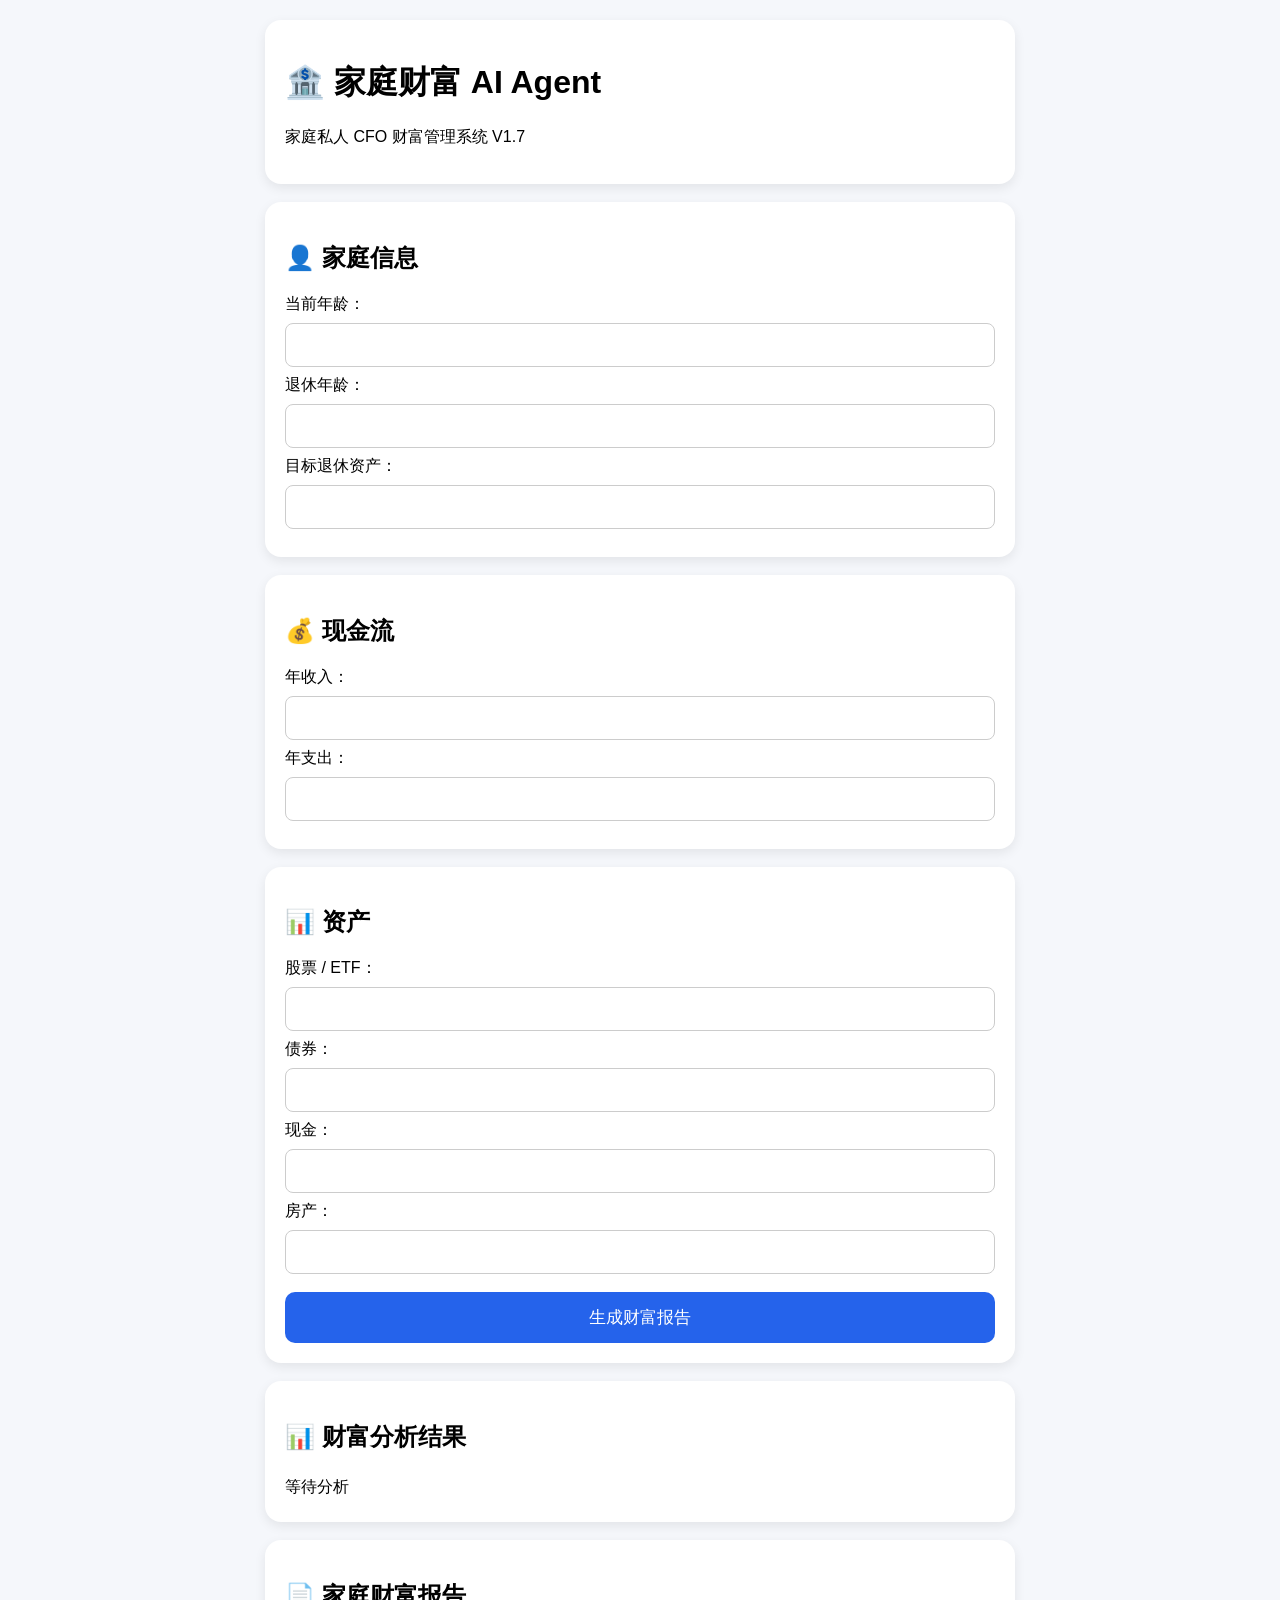
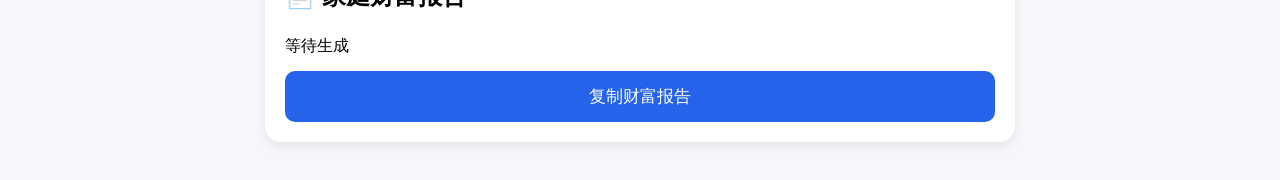
<file: index8.html>
<!DOCTYPE html>

<html lang="zh-CN">

<head>

<meta charset="UTF-8">

<meta name="viewport" content="width=device-width,initial-scale=1.0">

<title>家庭财富 AI Agent V1.7</title>

<style>

body{

font-family:-apple-system,BlinkMacSystemFont,"Segoe UI",Arial;

background:#f5f7fb;

padding:20px;

margin:0;

}

.container{

max-width:750px;

margin:auto;

}

.card{

background:white;

padding:20px;

margin-bottom:18px;

border-radius:16px;

box-shadow:0 4px 12px rgba(0,0,0,.08);

}

input,textarea{

width:100%;

box-sizing:border-box;

padding:12px;

margin:8px 0;

border-radius:8px;

border:1px solid #ccc;

font-size:16px;

}

button{

width:100%;

padding:14px;

border:0;

border-radius:10px;

background:#2563eb;

color:white;

font-size:17px;

margin-top:10px;

}

.result{

line-height:1.8;

}

</style>

</head>

<body>

<div class="container">

<div class="card">

<h1>🏦 家庭财富 AI Agent</h1>

<p>

家庭私人 CFO 财富管理系统 V1.7

</p>

</div>

<div class="card">

<h2>👤 家庭信息</h2>

当前年龄：

<input id="age" type="number">

退休年龄：

<input id="retire" type="number">

目标退休资产：

<input id="target" type="number">

</div>

<div class="card">

<h2>💰 现金流</h2>

年收入：

<input id="income" type="number">

年支出：

<input id="expense" type="number">

</div>

<div class="card">

<h2>📊 资产</h2>

股票 / ETF：

<input id="stock" type="number">

债券：

<input id="bond" type="number">

现金：

<input id="cash" type="number">

房产：

<input id="house" type="number">

<button onclick="analyze()">

生成财富报告

</button>

</div>
<div class="card">

<h2>📊 财富分析结果</h2>

<div id="result" class="result">

等待分析

</div>

</div>

<div class="card">

<h2>📄 家庭财富报告</h2>

<div id="report" class="result">

等待生成

</div>

<button onclick="copyReport()">

复制财富报告

</button>

</div>

<script>

function money(x){

return "¥" + Math.round(x).toLocaleString();

}

let reportText="";

function analyze(){

let age =

Number(document.getElementById("age").value)||0;

let retire =

Number(document.getElementById("retire").value)||65;

let target =

Number(document.getElementById("target").value)||0;

let income =

Number(document.getElementById("income").value)||0;

let expense =

Number(document.getElementById("expense").value)||0;

let stock =

Number(document.getElementById("stock").value)||0;

let bond =

Number(document.getElementById("bond").value)||0;

let cash =

Number(document.getElementById("cash").value)||0;

let house =

Number(document.getElementById("house").value)||0;

let invest =

stock+bond;

let total =

invest+cash+house;

let saving =

income-expense;

let rate =

income>0 ? saving/income*100 : 0;

// 未来资产预测

let future5 =

total*Math.pow(1.05,5);

let future10 =

total*Math.pow(1.05,10);

let future20 =

total*Math.pow(1.05,20);

let score=70;

if(cash/total>0.1){

score+=10;

}

if(stock/total<0.7){

score+=10;

}

if(rate>20){

score+=10;

}

if(score>100){

score=100;

}

document.getElementById("result").innerHTML=

`

<b>财富健康评分：</b>

${score}/100

<br><br>

家庭净资产：

${money(total)}

<br>

投资资产：

${money(invest)}

<br>

现金：

${money(cash)}

<br>

房产：

${money(house)}

<br><br>

年度储蓄：

${money(saving)}

<br>

储蓄率：

${rate.toFixed(1)}%

<br><br>

<b>未来资产预测：</b>

<br><br>

5年后：

${money(future5)}

<br>

10年后：

${money(future10)}

<br>

20年后：

${money(future20)}

`;

reportText=

`

🏦 家庭财富 AI Agent 报告

家庭净资产：

${money(total)}

投资资产：

${money(invest)}

现金储备：

${money(cash)}

房产：

${money(house)}

年度储蓄：

${money(saving)}

财富健康评分：

${score}/100

未来预测：

5年：

${money(future5)}

10年：

${money(future10)}

20年：

${money(future20)}

AI建议：

${

stock/total>0.7

?

"股票比例较高，请关注市场波动风险。"

:

"资产配置较均衡。"

}

`;

document.getElementById("report").innerHTML =

reportText;
  // 复制财富报告

function copyReport(){

navigator.clipboard.writeText(reportText);

alert("财富报告已经复制，可以发送或保存。");

}

// 保存数据到浏览器本地

let saveData={

age,

retire,

target,

income,

expense,

stock,

bond,

cash,

house

};

localStorage.setItem(

"wealthReportV17",

JSON.stringify(saveData)

);

}

// 自动恢复上次数据

window.onload=function(){

let saved =

localStorage.getItem("wealthReportV17");

if(saved){

let d =

JSON.parse(saved);

document.getElementById("age").value =

d.age || "";

document.getElementById("retire").value =

d.retire || "";

document.getElementById("target").value =

d.target || "";

document.getElementById("income").value =

d.income || "";

document.getElementById("expense").value =

d.expense || "";

document.getElementById("stock").value =

d.stock || "";

document.getElementById("bond").value =

d.bond || "";

document.getElementById("cash").value =

d.cash || "";

document.getElementById("house").value =

d.house || "";

}

}

</script>

</body>

</html>
</file>
